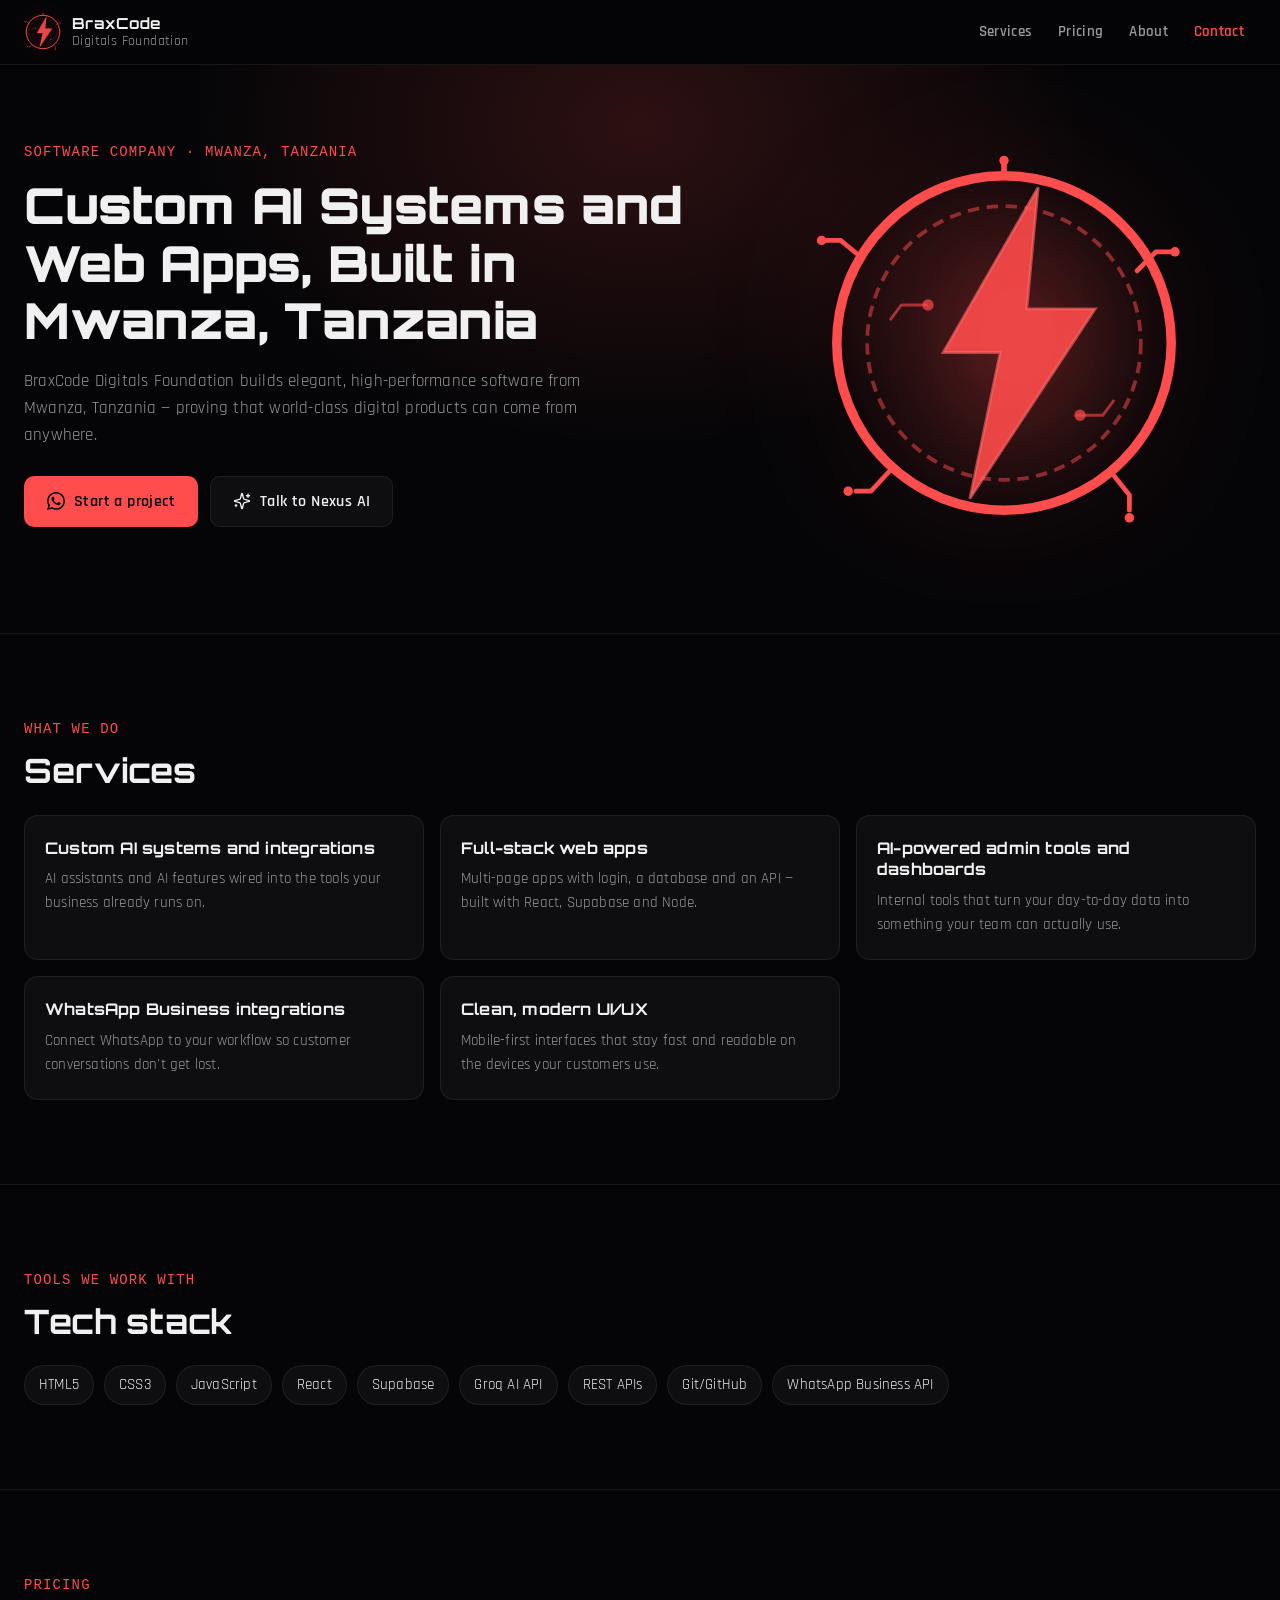
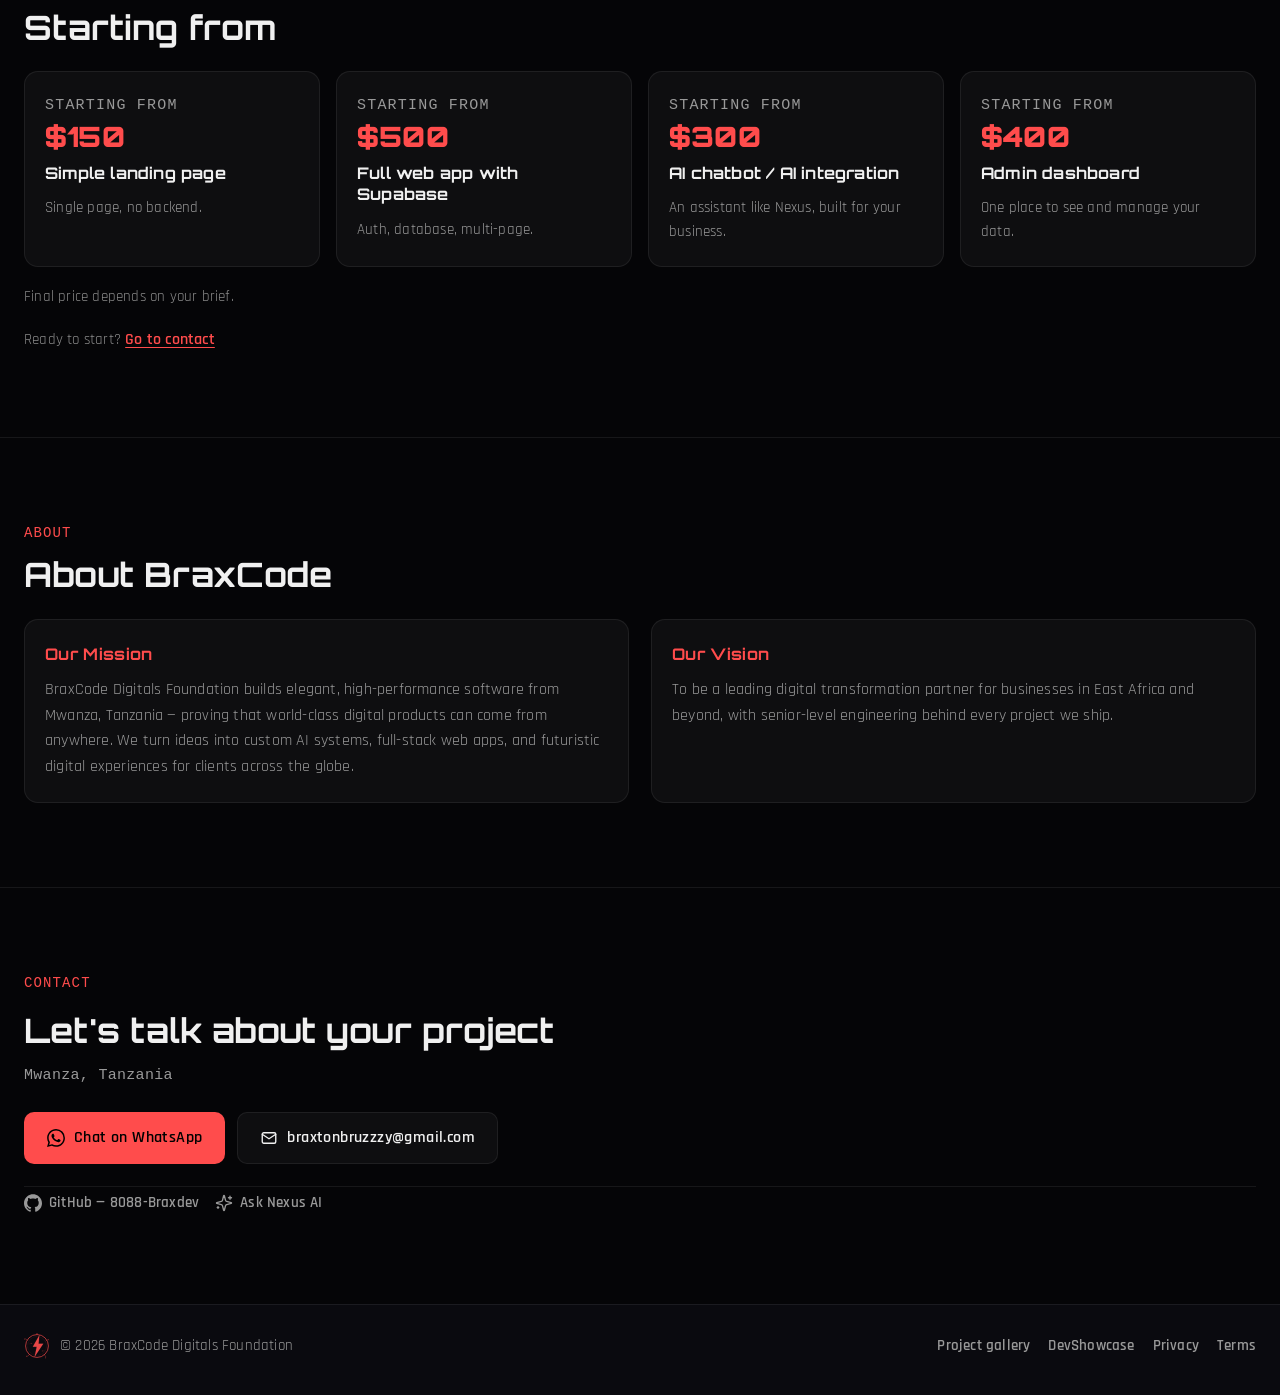
<file: index.html>
<!doctype html>
<html lang="en">

<head>
  <meta charset="UTF-8" />
  <meta name="viewport" content="width=device-width, initial-scale=1.0" />
  <meta name="color-scheme" content="dark" />
  <meta name="theme-color" content="#050507" />
  <title>BraxCode Digitals Foundation — Software Company in Mwanza, Tanzania</title>
  <!-- ===== SEO META TAGS ===== -->
  <meta name="description"
    content="BraxCode Digitals Foundation — Software company in Tanzania building AI systems, custom web apps, and digital solutions. Founded by Braxton Bruzzzy, Mwanza Tanzania." />
  <meta name="keywords"
    content="BraxCode Digitals Foundation, Braxton Bruzzzy, software company Tanzania, web development Tanzania, AI systems Africa, custom web apps Mwanza, software developer Tanzania, digital solutions East Africa" />
  <meta name="author" content="Braxton Bruzzzy" />
  <meta name="robots" content="index, follow" />
  <link rel="canonical" href="https://braxcode.com/" />

  <!-- ===== OPEN GRAPH (WhatsApp / Facebook preview) ===== -->
  <meta property="og:title" content="BraxCode Digitals Foundation" />
  <meta property="og:description"
    content="AI systems, custom web apps and digital solutions from Mwanza, Tanzania. Talk to Nexus AI now." />
  <meta property="og:url" content="https://braxcode.com/" />
  <meta property="og:type" content="website" />
  <meta property="og:site_name" content="BraxCode Digitals Foundation" />
  <meta property="og:locale" content="en_US" />
  <meta property="og:image" content="https://braxcode.com/BraxCode-Logo.png" />
  <meta property="og:image:width" content="778" />
  <meta property="og:image:height" content="767" />
  <meta property="og:image:alt" content="BraxCode Digitals Foundation logo: a coral lightning bolt inside a circuit ring" />

  <!-- ===== TWITTER CARD ===== -->
  <meta name="twitter:card" content="summary" />
  <meta name="twitter:title" content="BraxCode Digitals Foundation" />
  <meta name="twitter:description"
    content="AI systems, custom web apps and digital solutions from Mwanza, Tanzania." />
  <meta name="twitter:image" content="https://braxcode.com/BraxCode-Logo.png" />
  <meta name="twitter:image:alt" content="BraxCode Digitals Foundation logo" />

  <link rel="preconnect" href="https://fonts.googleapis.com" />
  <link rel="preconnect" href="https://fonts.gstatic.com" crossorigin />
  <link
    href="https://fonts.googleapis.com/css2?family=Orbitron:wght@700;900&amp;family=Rajdhani:wght@400;600;700&amp;display=swap"
    rel="stylesheet" />
  <link rel="icon" type="image/png" href="BraxCode-Logo.png" />
  <link rel="stylesheet" href="site.css" />

  <!-- ===== STRUCTURED DATA (Google rich results) ===== -->
  <script type="application/ld+json">
{
  "@context": "https://schema.org",
  "@graph": [
    {
      "@type": "Organization",
      "@id": "https://braxcode.com/#organization",
      "name": "BraxCode Digitals Foundation",
      "url": "https://braxcode.com",
      "logo": "https://braxcode.com/BraxCode-Logo.png",
      "founder": {
        "@type": "Person",
        "name": "Braxton Bruzzzy"
      },
      "address": {
        "@type": "PostalAddress",
        "addressLocality": "Mwanza",
        "addressCountry": "TZ"
      },
      "email": "braxtonbruzzzy@gmail.com",
      "description": "Software company in Tanzania specializing in AI systems, custom web applications, and digital transformation.",
      "contactPoint": {
        "@type": "ContactPoint",
        "telephone": "+255618811359",
        "contactType": "customer service"
      },
      "sameAs": [
        "https://github.com/8088-Braxdev",
        "https://devshowcase.braxcode.com"
      ]
    },
    {
      "@type": "WebSite",
      "@id": "https://braxcode.com/#website",
      "url": "https://braxcode.com",
      "name": "BraxCode Digitals Foundation",
      "inLanguage": "en",
      "publisher": {
        "@id": "https://braxcode.com/#organization"
      }
    },
    {
      "@type": "Service",
      "name": "Custom AI systems and integrations",
      "url": "https://braxcode.com/#services",
      "provider": { "@id": "https://braxcode.com/#organization" }
    },
    {
      "@type": "Service",
      "name": "Full-stack web apps (React, Supabase, Node)",
      "url": "https://braxcode.com/#services",
      "provider": { "@id": "https://braxcode.com/#organization" }
    },
    {
      "@type": "Service",
      "name": "AI-powered admin tools and dashboards",
      "url": "https://braxcode.com/#services",
      "provider": { "@id": "https://braxcode.com/#organization" }
    },
    {
      "@type": "Service",
      "name": "WhatsApp Business integrations",
      "url": "https://braxcode.com/#services",
      "provider": { "@id": "https://braxcode.com/#organization" }
    },
    {
      "@type": "Service",
      "name": "Clean, modern UI/UX",
      "url": "https://braxcode.com/#services",
      "provider": { "@id": "https://braxcode.com/#organization" }
    }
  ]
}
  </script>
  <script type="speculationrules">
  {
    "prefetch": [
      {
        "source": "list",
        "urls": ["/nexus.html", "/gallery.html"],
        "eagerness": "moderate"
      }
    ]
  }
  </script>
</head>

<body>
  <a class="skip-link" href="#main">Skip to content</a>

  <!-- Logo sprite: referenced by the header, hero and project cards -->
  <svg class="svg-sprite" width="0" height="0" aria-hidden="true" focusable="false">
    <symbol id="brax-logo" viewBox="0 0 200 200">
      <!-- Outer ring -->
      <circle cx="100" cy="100" r="88" fill="none" stroke="#ff4c4c" stroke-width="5" />
      <!-- Circuit breaks on ring -->
      <path d="M100 12 L100 4" stroke="#ff4c4c" stroke-width="3" stroke-linecap="round" />
      <circle cx="100" cy="4" r="2.5" fill="#ff4c4c" />
      <!-- Circuit arms -->
      <path d="M25 55 L14 46 L6 46" stroke="#ff4c4c" stroke-width="2.5" stroke-linecap="round" fill="none" />
      <circle cx="4" cy="46" r="2.5" fill="#ff4c4c" />
      <path d="M170 62 L180 52 L188 52" stroke="#ff4c4c" stroke-width="2.5" stroke-linecap="round" fill="none" />
      <circle cx="190" cy="52" r="2.5" fill="#ff4c4c" />
      <path d="M158 170 L166 180 L166 188" stroke="#ff4c4c" stroke-width="2.5" stroke-linecap="round" fill="none" />
      <circle cx="166" cy="192" r="2.5" fill="#ff4c4c" />
      <path d="M42 165 L30 178 L22 178" stroke="#ff4c4c" stroke-width="2.5" stroke-linecap="round" fill="none" />
      <circle cx="18" cy="178" r="2.5" fill="#ff4c4c" />
      <!-- Inner ring -->
      <circle cx="100" cy="100" r="72" fill="none" stroke="#ff4c4c" stroke-width="2" stroke-dasharray="6 4"
        opacity="0.5" />
      <!-- Lightning bolt -->
      <path d="M118 18 L68 105 L98 105 L82 182 L148 82 L112 82 Z" fill="#ff4c4c" opacity="0.9" />
      <path d="M118 18 L68 105 L98 105 L82 182 L148 82 L112 82 Z" fill="none" stroke="#ff6b6b" stroke-width="1.5"
        opacity="0.6" />
      <!-- Circuit dots -->
      <circle cx="140" cy="138" r="3" fill="#ff4c4c" opacity="0.7" />
      <circle cx="60" cy="80" r="3" fill="#ff4c4c" opacity="0.7" />
      <path d="M138 138 L152 138 L158 130" stroke="#ff4c4c" stroke-width="1.5" fill="none" opacity="0.6" />
      <path d="M60 80 L46 80 L40 88" stroke="#ff4c4c" stroke-width="1.5" fill="none" opacity="0.6" />
    </symbol>
  </svg>

  <header class="site-header">
    <div class="wrap header-inner">
      <a class="brand" href="/">
        <svg class="brand-logo" width="38" height="38" role="img" aria-label="BraxCode logo">
          <use href="#brax-logo"></use>
        </svg>
        <span class="brand-text">
          <span class="brand-name">BraxCode</span>
          <span class="brand-sub">Digitals Foundation</span>
        </span>
      </a>

      <button class="nav-toggle" type="button" aria-expanded="false" aria-controls="site-nav"
        aria-label="Open menu">
        <span class="nav-toggle-bars" aria-hidden="true">
          <span></span><span></span><span></span>
        </span>
      </button>

      <nav class="site-nav" id="site-nav" aria-label="Main">
        <a href="#services">Services</a>
        <a href="#projects" id="navProjects">Projects</a>
        <a href="#pricing">Pricing</a>
        <a href="#about">About</a>
        <a href="#contact">Contact</a>
      </nav>
    </div>
  </header>

  <noscript>
    <div class="wrap">
      <p class="noscript-note">
        JavaScript is turned off, so the project list and Nexus AI can't load here. You can still reach us on
        <a href="https://wa.me/255618811359" target="_blank" rel="noopener noreferrer">WhatsApp</a> or at
        <a href="mailto:braxtonbruzzzy@gmail.com">braxtonbruzzzy@gmail.com</a>.
      </p>
    </div>
  </noscript>

  <main id="main">
    <!-- ============ HERO ============ -->
    <section class="hero">
      <div class="wrap hero-inner">
        <div class="hero-copy">
          <p class="eyebrow">Software company · Mwanza, Tanzania</p>
          <h1>Custom AI Systems and Web Apps, Built in Mwanza, Tanzania</h1>
          <p class="hero-lead">
            BraxCode Digitals Foundation builds elegant, high-performance software from Mwanza, Tanzania — proving
            that world-class digital products can come from anywhere.
          </p>
          <div class="hero-actions">
            <a class="btn btn-primary" href="https://wa.me/255618811359" target="_blank" rel="noopener noreferrer">
              <svg class="icon" viewBox="0 0 24 24" fill="currentColor" aria-hidden="true">
                <path d="M17.472 14.382c-.297-.149-1.758-.867-2.03-.967-.273-.099-.471-.148-.67.15-.197.297-.767.966-.94 1.164-.173.199-.347.223-.644.075-.297-.15-1.255-.463-2.39-1.475-.883-.788-1.48-1.761-1.653-2.059-.173-.297-.018-.458.13-.606.134-.133.298-.347.446-.52.149-.174.198-.298.298-.497.099-.198.05-.371-.025-.52-.075-.149-.669-1.612-.916-2.207-.242-.579-.487-.5-.669-.51-.173-.008-.371-.01-.57-.01-.198 0-.52.074-.792.372-.272.297-1.04 1.016-1.04 2.479 0 1.462 1.065 2.875 1.213 3.074.149.198 2.096 3.2 5.077 4.487.709.306 1.262.489 1.694.625.712.227 1.36.195 1.871.118.571-.085 1.758-.719 2.006-1.413.248-.694.248-1.289.173-1.413-.074-.124-.272-.198-.57-.347m-5.421 7.403h-.004a9.87 9.87 0 01-5.031-1.378l-.361-.214-3.741.982.998-3.648-.235-.374a9.86 9.86 0 01-1.51-5.26c.001-5.45 4.436-9.884 9.888-9.884 2.64 0 5.122 1.03 6.988 2.898a9.825 9.825 0 012.893 6.994c-.003 5.45-4.437 9.884-9.885 9.884m8.413-18.297A11.815 11.815 0 0012.05 0C5.495 0 .16 5.335.157 11.892c0 2.096.547 4.142 1.588 5.945L.057 24l6.305-1.654a11.882 11.882 0 005.683 1.448h.005c6.554 0 11.89-5.335 11.893-11.893a11.821 11.821 0 00-3.48-8.413Z" />
              </svg>
              Start a project
            </a>
            <a class="btn btn-ghost" href="/nexus.html">
              <svg class="icon" viewBox="0 0 24 24" fill="none" stroke="currentColor" stroke-width="1.8"
                stroke-linecap="round" stroke-linejoin="round" aria-hidden="true">
                <path d="M9.937 15.5A2 2 0 0 0 8.5 14.063l-6.135-1.582a.5.5 0 0 1 0-.962L8.5 9.936A2 2 0 0 0 9.937 8.5l1.582-6.135a.5.5 0 0 1 .963 0L14.063 8.5A2 2 0 0 0 15.5 9.937l6.135 1.581a.5.5 0 0 1 0 .964L15.5 14.063a2 2 0 0 0-1.437 1.437l-1.582 6.135a.5.5 0 0 1-.963 0z" />
                <path d="M20 3v4M22 5h-4M4 17v2M5 18H3" />
              </svg>
              Talk to Nexus AI
            </a>
          </div>
        </div>
        <div class="hero-art" aria-hidden="true">
          <span class="hero-glow"></span>
          <svg class="hero-logo" viewBox="0 0 200 200">
            <use href="#brax-logo"></use>
          </svg>
        </div>
      </div>
    </section>

    <!-- ============ SERVICES ============ -->
    <section id="services" class="section" aria-labelledby="services-title">
      <div class="wrap">
        <p class="section-eyebrow">What we do</p>
        <h2 id="services-title">Services</h2>
        <ul class="card-grid">
          <li class="card">
            <h3>Custom AI systems and integrations</h3>
            <p>AI assistants and AI features wired into the tools your business already runs on.</p>
          </li>
          <li class="card">
            <h3>Full-stack web apps</h3>
            <p>Multi-page apps with login, a database and an API — built with React, Supabase and Node.</p>
          </li>
          <li class="card">
            <h3>AI-powered admin tools and dashboards</h3>
            <p>Internal tools that turn your day-to-day data into something your team can actually use.</p>
          </li>
          <li class="card">
            <h3>WhatsApp Business integrations</h3>
            <p>Connect WhatsApp to your workflow so customer conversations don't get lost.</p>
          </li>
          <li class="card">
            <h3>Clean, modern UI/UX</h3>
            <p>Mobile-first interfaces that stay fast and readable on the devices your customers use.</p>
          </li>
        </ul>
      </div>
    </section>

    <!-- ============ TECH STACK ============ -->
    <section id="stack" class="section" aria-labelledby="stack-title">
      <div class="wrap">
        <p class="section-eyebrow">Tools we work with</p>
        <h2 id="stack-title">Tech stack</h2>
        <ul class="chips">
          <li>HTML5</li>
          <li>CSS3</li>
          <li>JavaScript</li>
          <li>React</li>
          <li>Supabase</li>
          <li>Groq AI API</li>
          <li>REST APIs</li>
          <li>Git/GitHub</li>
          <li>WhatsApp Business API</li>
        </ul>
      </div>
    </section>

    <!-- ============ PROJECTS (loaded from Supabase) ============ -->
    <section id="projects" class="section" aria-labelledby="projects-title">
      <div class="wrap">
        <div class="section-head">
          <div>
            <p class="section-eyebrow">Latest work</p>
            <h2 id="projects-title">Projects</h2>
          </div>
          <a class="text-link" href="/gallery.html">View all projects</a>
        </div>
        <ul class="project-grid" id="projectGrid" aria-busy="true">
          <li class="project-card project-skeleton" aria-hidden="true">
            <div class="project-media skeleton-block"></div>
            <div class="project-body">
              <div class="skeleton-line skeleton-title"></div>
              <div class="skeleton-line"></div>
              <div class="skeleton-line"></div>
              <div class="skeleton-line skeleton-short"></div>
              <div class="skeleton-links"><span class="skeleton-pill"></span><span class="skeleton-pill"></span></div>
            </div>
          </li>
          <li class="project-card project-skeleton" aria-hidden="true">
            <div class="project-media skeleton-block"></div>
            <div class="project-body">
              <div class="skeleton-line skeleton-title"></div>
              <div class="skeleton-line"></div>
              <div class="skeleton-line"></div>
              <div class="skeleton-line skeleton-short"></div>
              <div class="skeleton-links"><span class="skeleton-pill"></span><span class="skeleton-pill"></span></div>
            </div>
          </li>
          <li class="project-card project-skeleton" aria-hidden="true">
            <div class="project-media skeleton-block"></div>
            <div class="project-body">
              <div class="skeleton-line skeleton-title"></div>
              <div class="skeleton-line"></div>
              <div class="skeleton-line"></div>
              <div class="skeleton-line skeleton-short"></div>
              <div class="skeleton-links"><span class="skeleton-pill"></span><span class="skeleton-pill"></span></div>
            </div>
          </li>
        </ul>
        <p class="sr-only" role="status" id="projectsStatus">Loading projects</p>
      </div>
    </section>

    <!-- ============ PRICING ============ -->
    <section id="pricing" class="section" aria-labelledby="pricing-title">
      <div class="wrap">
        <p class="section-eyebrow">Pricing</p>
        <h2 id="pricing-title">Starting from</h2>
        <ul class="card-grid">
          <li class="card price-card">
            <p class="price-label">Starting from</p>
            <p class="price">$150</p>
            <h3>Simple landing page</h3>
            <p>Single page, no backend.</p>
          </li>
          <li class="card price-card">
            <p class="price-label">Starting from</p>
            <p class="price">$500</p>
            <h3>Full web app with Supabase</h3>
            <p>Auth, database, multi-page.</p>
          </li>
          <li class="card price-card">
            <p class="price-label">Starting from</p>
            <p class="price">$300</p>
            <h3>AI chatbot / AI integration</h3>
            <p>An assistant like Nexus, built for your business.</p>
          </li>
          <li class="card price-card">
            <p class="price-label">Starting from</p>
            <p class="price">$400</p>
            <h3>Admin dashboard</h3>
            <p>One place to see and manage your data.</p>
          </li>
        </ul>
        <p class="fine-print">Final price depends on your brief.</p>
        <p class="fine-print">Ready to start? <a class="text-link" href="#contact">Go to contact</a></p>
      </div>
    </section>

    <!-- TODO: testimonials/case studies when real ones exist -->
    <!-- ============ ABOUT ============ -->
    <section id="about" class="section" aria-labelledby="about-title">
      <div class="wrap">
        <p class="section-eyebrow">About</p>
        <h2 id="about-title">About BraxCode</h2>
        <div class="about-grid">
          <article class="about-block">
            <h3>Our Mission</h3>
            <p>
              BraxCode Digitals Foundation builds elegant, high-performance software from Mwanza, Tanzania — proving
              that world-class digital products can come from anywhere. We turn ideas into custom AI systems,
              full-stack web apps, and futuristic digital experiences for clients across the globe.
            </p>
          </article>
          <article class="about-block">
            <h3>Our Vision</h3>
            <p>
              To be a leading digital transformation partner for businesses in East Africa and beyond, with senior-level
              engineering behind every project we ship.
            </p>
          </article>
        </div>
      </div>
    </section>

    <!-- ============ CONTACT ============ -->
    <section id="contact" class="section" aria-labelledby="contact-title">
      <div class="wrap contact-inner">
        <p class="section-eyebrow">Contact</p>
        <h2 id="contact-title">Let's talk about your project</h2>
        <p class="contact-loc">Mwanza, Tanzania</p>
        <div class="contact-actions">
          <a class="btn btn-primary" href="https://wa.me/255618811359" target="_blank" rel="noopener noreferrer">
            <svg class="icon" viewBox="0 0 24 24" fill="currentColor" aria-hidden="true">
              <path d="M17.472 14.382c-.297-.149-1.758-.867-2.03-.967-.273-.099-.471-.148-.67.15-.197.297-.767.966-.94 1.164-.173.199-.347.223-.644.075-.297-.15-1.255-.463-2.39-1.475-.883-.788-1.48-1.761-1.653-2.059-.173-.297-.018-.458.13-.606.134-.133.298-.347.446-.52.149-.174.198-.298.298-.497.099-.198.05-.371-.025-.52-.075-.149-.669-1.612-.916-2.207-.242-.579-.487-.5-.669-.51-.173-.008-.371-.01-.57-.01-.198 0-.52.074-.792.372-.272.297-1.04 1.016-1.04 2.479 0 1.462 1.065 2.875 1.213 3.074.149.198 2.096 3.2 5.077 4.487.709.306 1.262.489 1.694.625.712.227 1.36.195 1.871.118.571-.085 1.758-.719 2.006-1.413.248-.694.248-1.289.173-1.413-.074-.124-.272-.198-.57-.347m-5.421 7.403h-.004a9.87 9.87 0 01-5.031-1.378l-.361-.214-3.741.982.998-3.648-.235-.374a9.86 9.86 0 01-1.51-5.26c.001-5.45 4.436-9.884 9.888-9.884 2.64 0 5.122 1.03 6.988 2.898a9.825 9.825 0 012.893 6.994c-.003 5.45-4.437 9.884-9.885 9.884m8.413-18.297A11.815 11.815 0 0012.05 0C5.495 0 .16 5.335.157 11.892c0 2.096.547 4.142 1.588 5.945L.057 24l6.305-1.654a11.882 11.882 0 005.683 1.448h.005c6.554 0 11.89-5.335 11.893-11.893a11.821 11.821 0 00-3.48-8.413Z" />
            </svg>
            Chat on WhatsApp
          </a>
          <a class="btn btn-ghost" href="mailto:braxtonbruzzzy@gmail.com">
            <svg class="icon" viewBox="0 0 24 24" fill="none" stroke="currentColor" stroke-width="1.8"
              stroke-linecap="round" stroke-linejoin="round" aria-hidden="true">
              <rect x="3" y="5" width="18" height="14" rx="2" />
              <path d="m3 7 9 6 9-6" />
            </svg>
            braxtonbruzzzy@gmail.com
          </a>
        </div>
        <ul class="contact-links">
          <li>
            <a href="https://github.com/8088-Braxdev" target="_blank" rel="noopener noreferrer">
              <svg class="icon" viewBox="0 0 24 24" fill="currentColor" aria-hidden="true">
                <path d="M12 .297c-6.63 0-12 5.373-12 12 0 5.303 3.438 9.8 8.205 11.385.6.113.82-.258.82-.577 0-.285-.01-1.04-.015-2.04-3.338.724-4.042-1.61-4.042-1.61C4.422 18.07 3.633 17.7 3.633 17.7c-1.087-.744.084-.729.084-.729 1.205.084 1.838 1.236 1.838 1.236 1.07 1.835 2.809 1.305 3.495.998.108-.776.417-1.305.76-1.605-2.665-.3-5.466-1.332-5.466-5.93 0-1.31.465-2.38 1.235-3.22-.135-.303-.54-1.523.105-3.176 0 0 1.005-.322 3.3 1.23.96-.267 1.98-.399 3-.405 1.02.006 2.04.138 3 .405 2.28-1.552 3.285-1.23 3.285-1.23.645 1.653.24 2.873.12 3.176.765.84 1.23 1.91 1.23 3.22 0 4.61-2.805 5.625-5.475 5.92.42.36.81 1.096.81 2.22 0 1.606-.015 2.896-.015 3.286 0 .315.21.69.825.57C20.565 22.092 24 17.592 24 12.297c0-6.627-5.373-12-12-12" />
              </svg>
              GitHub — 8088-Braxdev
            </a>
          </li>
          <li>
            <a href="/nexus.html">
              <svg class="icon" viewBox="0 0 24 24" fill="none" stroke="currentColor" stroke-width="1.8"
                stroke-linecap="round" stroke-linejoin="round" aria-hidden="true">
                <path d="M9.937 15.5A2 2 0 0 0 8.5 14.063l-6.135-1.582a.5.5 0 0 1 0-.962L8.5 9.936A2 2 0 0 0 9.937 8.5l1.582-6.135a.5.5 0 0 1 .963 0L14.063 8.5A2 2 0 0 0 15.5 9.937l6.135 1.581a.5.5 0 0 1 0 .964L15.5 14.063a2 2 0 0 0-1.437 1.437l-1.582 6.135a.5.5 0 0 1-.963 0z" />
                <path d="M20 3v4M22 5h-4M4 17v2M5 18H3" />
              </svg>
              Ask Nexus AI
            </a>
          </li>
        </ul>
      </div>
    </section>
  </main>

  <footer class="site-footer">
    <div class="wrap footer-inner">
      <div class="footer-brand">
        <svg width="26" height="26" aria-hidden="true">
          <use href="#brax-logo"></use>
        </svg>
        <span>© 2026 BraxCode Digitals Foundation</span>
      </div>
      <nav class="footer-nav" aria-label="Footer">
        <a href="/gallery.html">Project gallery</a>
        <a href="https://devshowcase.braxcode.com" target="_blank" rel="noopener noreferrer">DevShowcase</a>
        <a href="/privacy.html">Privacy</a>
        <a href="/terms.html">Terms</a>
      </nav>
    </div>
  </footer>

  <script src="home.js" defer></script>
</body>

</html>
</file>
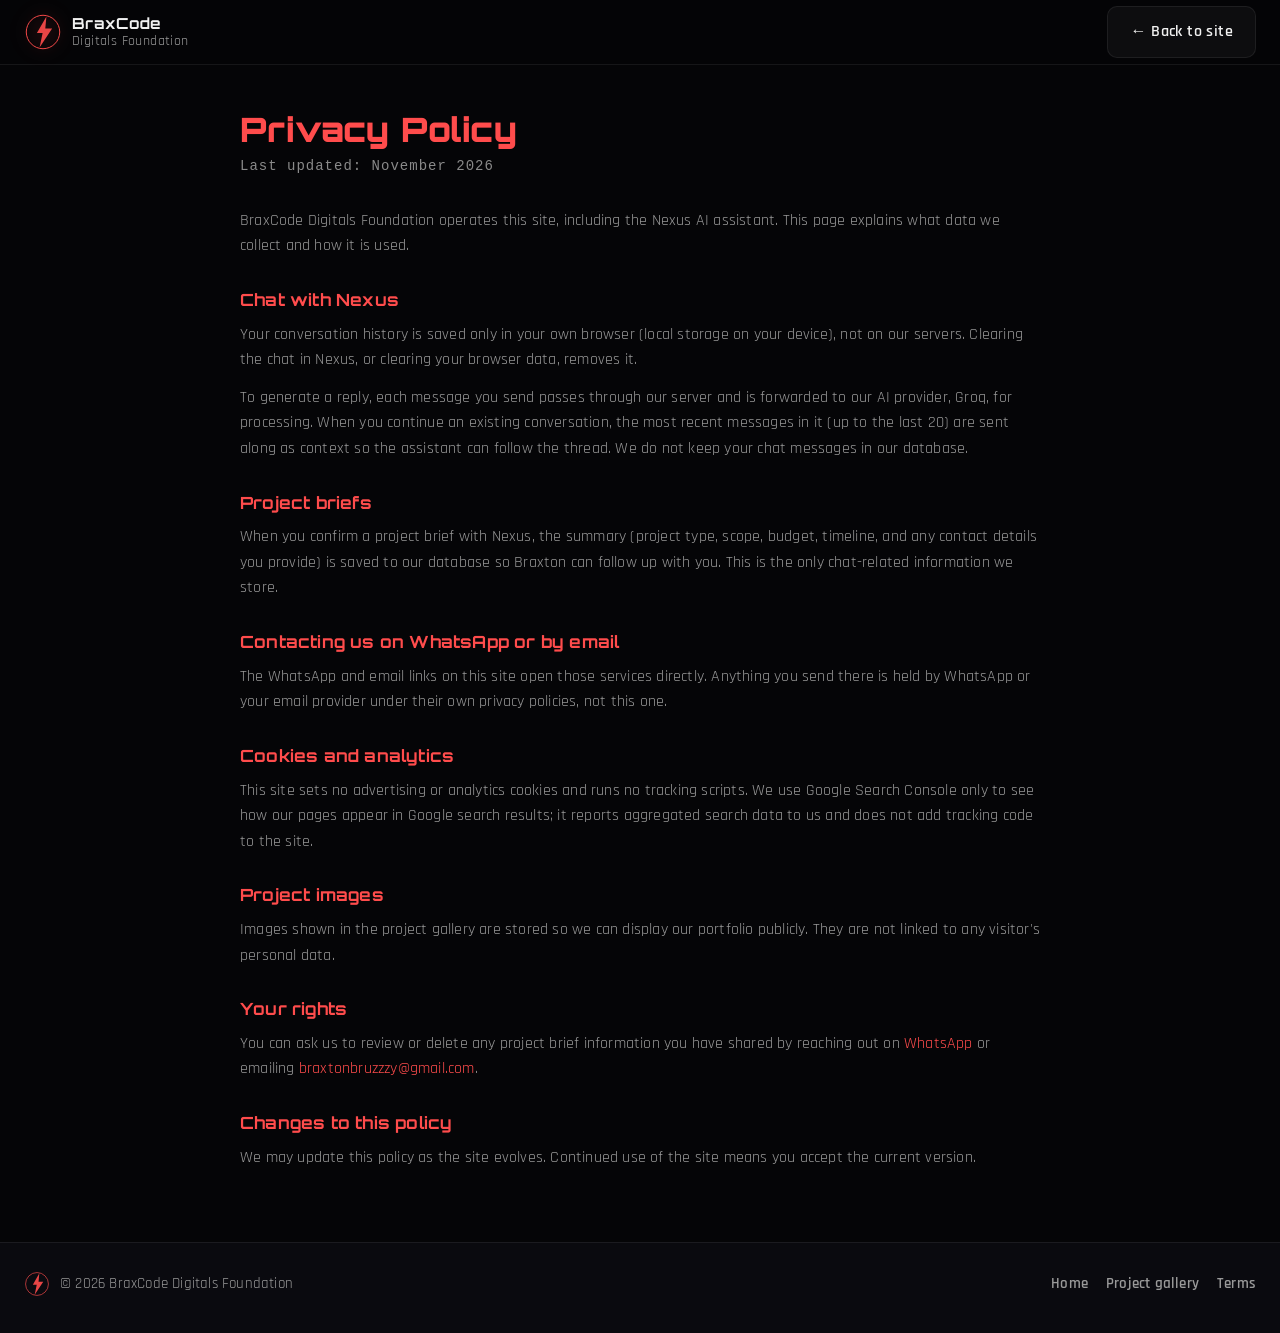
<file: privacy.html>
<!doctype html>
<html lang="en">

<head>
  <meta charset="UTF-8" />
  <meta name="viewport" content="width=device-width, initial-scale=1.0" />
  <meta name="color-scheme" content="dark" />
  <meta name="theme-color" content="#050507" />
  <title>Privacy Policy — BraxCode Digitals Foundation</title>
  <meta name="description"
    content="How BraxCode Digitals Foundation handles data on braxcode.com: Nexus AI chat, project briefs, WhatsApp contact and your rights." />
  <link rel="canonical" href="https://braxcode.com/privacy.html" />
  <meta name="robots" content="index, follow" />
  <meta property="og:title" content="Privacy Policy — BraxCode Digitals Foundation" />
  <meta property="og:description"
    content="What braxcode.com collects, where Nexus AI conversations are stored, and how to have your data removed." />
  <meta property="og:url" content="https://braxcode.com/privacy.html" />
  <meta property="og:type" content="website" />
  <meta property="og:site_name" content="BraxCode Digitals Foundation" />
  <meta property="og:locale" content="en_US" />
  <meta property="og:image" content="https://braxcode.com/BraxCode-Logo.png" />
  <meta name="twitter:card" content="summary" />
  <meta name="twitter:title" content="Privacy Policy — BraxCode Digitals Foundation" />
  <meta name="twitter:description"
    content="What braxcode.com collects, where Nexus AI conversations are stored, and how to have your data removed." />
  <meta name="twitter:image" content="https://braxcode.com/BraxCode-Logo.png" />
  <meta name="theme-color" content="#050507" />
  <link rel="preconnect" href="https://fonts.gstatic.com" crossorigin />
  <link
    href="https://fonts.googleapis.com/css2?family=Orbitron:wght@500;700;800&amp;family=Rajdhani:wght@400;500;600;700&amp;display=swap"
    rel="stylesheet" />
  <link rel="icon" type="image/png" href="BraxCode-Logo.png" />
  <link rel="stylesheet" href="site.css" />
</head>

<body>
  <a class="skip-link" href="#main">Skip to content</a>

  <header class="site-header">
    <div class="wrap header-inner">
      <a class="brand" href="/">
        <svg class="brand-logo" width="38" height="38" viewBox="0 0 200 200" role="img"
          aria-label="BraxCode logo">
          <circle cx="100" cy="100" r="88" fill="none" stroke="#ff4c4c" stroke-width="5" />
          <path d="M118 18 L68 105 L98 105 L82 182 L148 82 L112 82 Z" fill="#ff4c4c" opacity="0.9" />
        </svg>
        <span class="brand-text">
          <span class="brand-name">BraxCode</span>
          <span class="brand-sub">Digitals Foundation</span>
        </span>
      </a>
      <a class="btn btn-ghost btn-sm" href="/">← Back to site</a>
    </div>
  </header>

  <main id="main" class="wrap">
    <article class="legal">
      <h1>Privacy Policy</h1>
      <p class="updated">Last updated: November 2026</p>

      <p>BraxCode Digitals Foundation operates this site, including the Nexus AI assistant. This page explains what
        data we collect and how it is used.</p>

      <h2>Chat with Nexus</h2>
      <p>Your conversation history is saved only in your own browser (local storage on your device), not on our
        servers. Clearing the chat in Nexus, or clearing your browser data, removes it.</p>
      <p>To generate a reply, each message you send passes through our server and is forwarded to our AI provider,
        Groq, for processing. When you continue an existing conversation, the most recent messages in it (up to the
        last 20) are sent along as context so the assistant can follow the thread. We do not keep your chat messages
        in our database.</p>

      <h2>Project briefs</h2>
      <p>When you confirm a project brief with Nexus, the summary (project type, scope, budget, timeline, and any
        contact details you provide) is saved to our database so Braxton can follow up with you. This is the only
        chat-related information we store.</p>

      <h2>Contacting us on WhatsApp or by email</h2>
      <p>The WhatsApp and email links on this site open those services directly. Anything you send there is held by
        WhatsApp or your email provider under their own privacy policies, not this one.</p>

      <h2>Cookies and analytics</h2>
      <p>This site sets no advertising or analytics cookies and runs no tracking scripts. We use Google Search Console
        only to see how our pages appear in Google search results; it reports aggregated search data to us and does
        not add tracking code to the site.</p>

      <h2>Project images</h2>
      <p>Images shown in the project gallery are stored so we can display our portfolio publicly. They are not linked
        to any visitor's personal data.</p>

      <h2>Your rights</h2>
      <p>You can ask us to review or delete any project brief information you have shared by reaching out on
        <a href="https://wa.me/255618811359" target="_blank" rel="noopener">WhatsApp</a> or emailing
        <a href="mailto:braxtonbruzzzy@gmail.com">braxtonbruzzzy@gmail.com</a>.
      </p>

      <h2>Changes to this policy</h2>
      <p>We may update this policy as the site evolves. Continued use of the site means you accept the current
        version.</p>

    </article>
  </main>

  <footer class="site-footer">
    <div class="wrap footer-inner">
      <div class="footer-brand">
        <svg width="26" height="26" viewBox="0 0 200 200" aria-hidden="true">
          <circle cx="100" cy="100" r="88" fill="none" stroke="#ff4c4c" stroke-width="5" />
          <path d="M118 18 L68 105 L98 105 L82 182 L148 82 L112 82 Z" fill="#ff4c4c" opacity="0.9" />
        </svg>
        <span>© 2026 BraxCode Digitals Foundation</span>
      </div>
      <nav class="footer-nav" aria-label="Footer">
        <a href="/">Home</a>
        <a href="/gallery.html">Project gallery</a>
        <a href="/terms.html">Terms</a>
      </nav>
    </div>
  </footer>
</body>

</html>
</file>
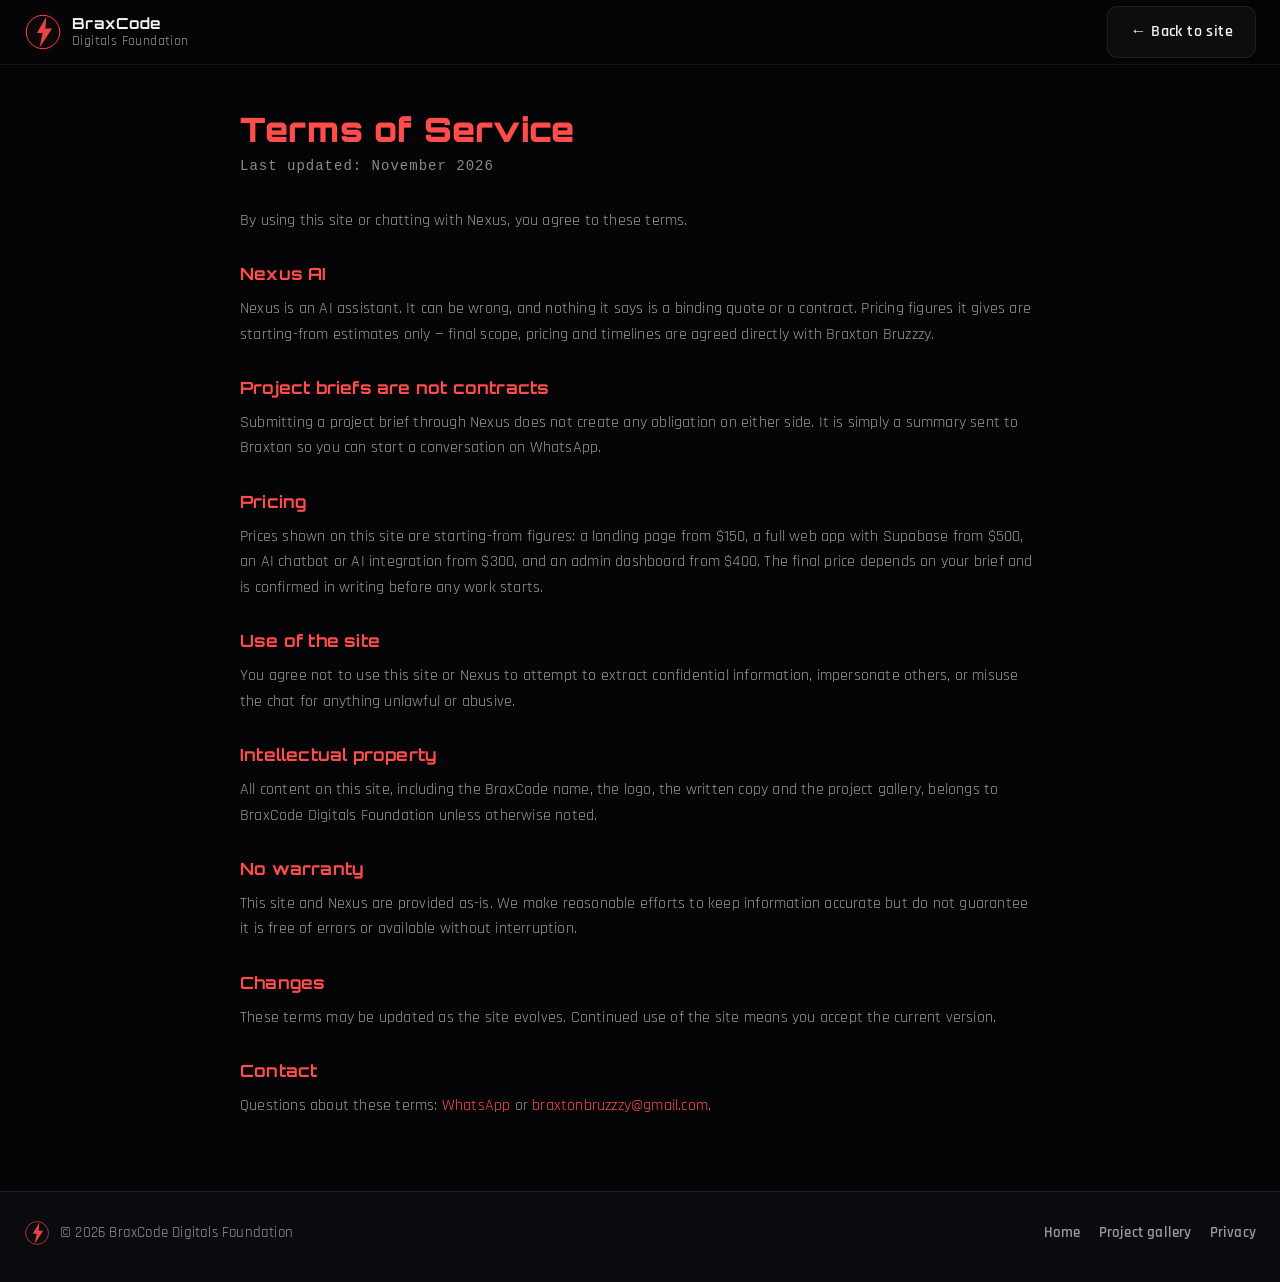
<file: terms.html>
<!doctype html>
<html lang="en">

<head>
  <meta charset="UTF-8" />
  <meta name="viewport" content="width=device-width, initial-scale=1.0" />
  <meta name="color-scheme" content="dark" />
  <meta name="theme-color" content="#050507" />
  <title>Terms of Service — BraxCode Digitals Foundation</title>
  <meta name="description"
    content="Terms of service for braxcode.com and the Nexus AI assistant from BraxCode Digitals Foundation." />
  <link rel="canonical" href="https://braxcode.com/terms.html" />
  <meta name="robots" content="index, follow" />
  <meta property="og:title" content="Terms of Service — BraxCode Digitals Foundation" />
  <meta property="og:description"
    content="Terms for using braxcode.com and the Nexus AI assistant from BraxCode Digitals Foundation." />
  <meta property="og:url" content="https://braxcode.com/terms.html" />
  <meta property="og:type" content="website" />
  <meta property="og:site_name" content="BraxCode Digitals Foundation" />
  <meta property="og:locale" content="en_US" />
  <meta property="og:image" content="https://braxcode.com/BraxCode-Logo.png" />
  <meta name="twitter:card" content="summary" />
  <meta name="twitter:title" content="Terms of Service — BraxCode Digitals Foundation" />
  <meta name="twitter:description"
    content="Terms for using braxcode.com and the Nexus AI assistant from BraxCode Digitals Foundation." />
  <meta name="twitter:image" content="https://braxcode.com/BraxCode-Logo.png" />
  <meta name="theme-color" content="#050507" />
  <link rel="preconnect" href="https://fonts.gstatic.com" crossorigin />
  <link
    href="https://fonts.googleapis.com/css2?family=Orbitron:wght@500;700;800&amp;family=Rajdhani:wght@400;500;600;700&amp;display=swap"
    rel="stylesheet" />
  <link rel="icon" type="image/png" href="BraxCode-Logo.png" />
  <link rel="stylesheet" href="site.css" />
</head>

<body>
  <a class="skip-link" href="#main">Skip to content</a>

  <header class="site-header">
    <div class="wrap header-inner">
      <a class="brand" href="/">
        <svg class="brand-logo" width="38" height="38" viewBox="0 0 200 200" role="img"
          aria-label="BraxCode logo">
          <circle cx="100" cy="100" r="88" fill="none" stroke="#ff4c4c" stroke-width="5" />
          <path d="M118 18 L68 105 L98 105 L82 182 L148 82 L112 82 Z" fill="#ff4c4c" opacity="0.9" />
        </svg>
        <span class="brand-text">
          <span class="brand-name">BraxCode</span>
          <span class="brand-sub">Digitals Foundation</span>
        </span>
      </a>
      <a class="btn btn-ghost btn-sm" href="/">← Back to site</a>
    </div>
  </header>

  <main id="main" class="wrap">
    <article class="legal">
      <h1>Terms of Service</h1>
      <p class="updated">Last updated: November 2026</p>

      <p>By using this site or chatting with Nexus, you agree to these terms.</p>

      <h2>Nexus AI</h2>
      <p>Nexus is an AI assistant. It can be wrong, and nothing it says is a binding quote or a contract. Pricing
        figures it gives are starting-from estimates only — final scope, pricing and timelines are agreed directly
        with Braxton Bruzzzy.</p>

      <h2>Project briefs are not contracts</h2>
      <p>Submitting a project brief through Nexus does not create any obligation on either side. It is simply a
        summary sent to Braxton so you can start a conversation on WhatsApp.</p>

      <h2>Pricing</h2>
      <p>Prices shown on this site are starting-from figures: a landing page from $150, a full web app with Supabase
        from $500, an AI chatbot or AI integration from $300, and an admin dashboard from $400. The final price
        depends on your brief and is confirmed in writing before any work starts.</p>

      <h2>Use of the site</h2>
      <p>You agree not to use this site or Nexus to attempt to extract confidential information, impersonate others,
        or misuse the chat for anything unlawful or abusive.</p>

      <h2>Intellectual property</h2>
      <p>All content on this site, including the BraxCode name, the logo, the written copy and the project gallery,
        belongs to BraxCode Digitals Foundation unless otherwise noted.</p>

      <h2>No warranty</h2>
      <p>This site and Nexus are provided as-is. We make reasonable efforts to keep information accurate but do not
        guarantee it is free of errors or available without interruption.</p>

      <h2>Changes</h2>
      <p>These terms may be updated as the site evolves. Continued use of the site means you accept the current
        version.</p>

      <h2>Contact</h2>
      <p>Questions about these terms:
        <a href="https://wa.me/255618811359" target="_blank" rel="noopener">WhatsApp</a> or
        <a href="mailto:braxtonbruzzzy@gmail.com">braxtonbruzzzy@gmail.com</a>.
      </p>

    </article>
  </main>

  <footer class="site-footer">
    <div class="wrap footer-inner">
      <div class="footer-brand">
        <svg width="26" height="26" viewBox="0 0 200 200" aria-hidden="true">
          <circle cx="100" cy="100" r="88" fill="none" stroke="#ff4c4c" stroke-width="5" />
          <path d="M118 18 L68 105 L98 105 L82 182 L148 82 L112 82 Z" fill="#ff4c4c" opacity="0.9" />
        </svg>
        <span>© 2026 BraxCode Digitals Foundation</span>
      </div>
      <nav class="footer-nav" aria-label="Footer">
        <a href="/">Home</a>
        <a href="/gallery.html">Project gallery</a>
        <a href="/privacy.html">Privacy</a>
      </nav>
    </div>
  </footer>
</body>

</html>
</file>
<file: site.css>
/* BraxCode Digitals Foundation — homepage styles.
   Mobile-first. Reuses the palette and fonts already defined in the chat app. */

:root {
  --bg: #050507;
  --bg2: #0a0a0f;
  --bg3: #0f0f18;
  --coral: #ff4c4c;
  --coral2: #ff6b6b;
  --coral-dim: rgba(255, 76, 76, 0.12);
  --coral-glow: rgba(255, 76, 76, 0.35);
  --glass: rgba(255, 255, 255, 0.04);
  --glass2: rgba(255, 255, 255, 0.07);
  --border: rgba(255, 255, 255, 0.07);
  --border2: rgba(255, 76, 76, 0.25);
  --text: #f0f0f0;
  --text2: #999;
  --text3: #8a8a8a;
  --font-h: "Orbitron", sans-serif;
  --font-b: "Rajdhani", sans-serif;
  --font-c: ui-monospace, SFMono-Regular, Menlo, Consolas, monospace;
}

*,
*::before,
*::after {
  box-sizing: border-box;
  margin: 0;
  padding: 0;
}

html {
  background: #050507;
  -webkit-text-size-adjust: 100%;
}

@media (prefers-reduced-motion: no-preference) {
  html {
    scroll-behavior: smooth;
    scroll-padding-top: 92px;
  }
}

body {
  background: var(--bg);
  color: var(--text);
  font-family: var(--font-b);
  font-size: 1rem;
  line-height: 1.6;
  letter-spacing: 0.2px;
  overflow-x: hidden;
}

img {
  display: block;
  max-width: 100%;
}

a {
  color: var(--coral);
  text-decoration: none;
}

a:hover {
  text-decoration: none;
}

.text-link {
  text-decoration: underline;
  text-underline-offset: 3px;
  text-decoration-thickness: 1px;
}

[hidden] {
  display: none !important;
}

:focus-visible {
  outline: 2px solid var(--coral);
  outline-offset: 3px;
  border-radius: 4px;
}

.svg-sprite {
  position: absolute;
  width: 0;
  height: 0;
  overflow: hidden;
}

.wrap {
  width: 100%;
  max-width: 1320px;
  margin: 0 auto;
  padding: 0 20px;
}

.icon {
  width: 18px;
  height: 18px;
  flex: 0 0 auto;
}

/* ===== SKIP LINK ===== */
.skip-link {
  position: absolute;
  top: -70px;
  left: 12px;
  z-index: 200;
  padding: 10px 16px;
  background: var(--coral);
  color: #000;
  border-radius: 8px;
  font-weight: 600;
  transition: top 0.2s ease;
}

.skip-link:focus {
  top: 12px;
  text-decoration: none;
}

/* ===== HEADER ===== */
.site-header {
  position: sticky;
  top: 0;
  z-index: 60;
  background: rgba(5, 5, 7, 0.88);
  backdrop-filter: blur(14px);
  border-bottom: 1px solid var(--border);
}

.header-inner {
  display: flex;
  align-items: center;
  justify-content: space-between;
  gap: 12px;
  min-height: 64px;
  padding-top: 10px;
  padding-bottom: 10px;
}

.brand {
  display: flex;
  align-items: center;
  gap: 10px;
  color: var(--text);
  text-decoration: none;
}

.brand:hover {
  text-decoration: none;
}

.brand-logo {
  flex: 0 0 auto;
  filter: drop-shadow(0 0 10px var(--coral-glow));
  transition: transform 0.4s cubic-bezier(0.2, 0.7, 0.3, 1), filter 0.4s ease;
}

.brand:hover .brand-logo {
  transform: rotate(-8deg) scale(1.07);
  filter: drop-shadow(0 0 18px var(--coral-glow));
}

.brand-text {
  display: flex;
  flex-direction: column;
  line-height: 1.15;
}

.brand-name {
  font-family: var(--font-h);
  font-weight: 700;
  font-size: 0.95rem;
  letter-spacing: 0.02em;
}

.brand-sub {
  font-size: 0.875rem;
  color: var(--text2);
  letter-spacing: 0.4px;
}

.nav-toggle {
  transition: background 0.2s ease, border-color 0.2s ease, transform 0.15s ease;
  display: inline-flex;
  align-items: center;
  justify-content: center;
  width: 44px;
  height: 44px;
  flex: 0 0 auto;
  background: var(--glass);
  border: 1px solid var(--border);
  border-radius: 10px;
  color: var(--text);
  cursor: pointer;
}

.nav-toggle-bars {
  display: flex;
  flex-direction: column;
  gap: 4px;
}

.nav-toggle:hover {
  border-color: var(--border2);
}

.nav-toggle:active {
  transform: scale(0.94);
}

.nav-toggle-bars span {
  display: block;
  width: 18px;
  height: 2px;
  background: currentColor;
  border-radius: 2px;
  transition: transform 0.2s ease, opacity 0.2s ease;
}

.nav-toggle[aria-expanded="true"] .nav-toggle-bars span:nth-child(1) {
  transform: translateY(6px) rotate(45deg);
}

.nav-toggle[aria-expanded="true"] .nav-toggle-bars span:nth-child(2) {
  opacity: 0;
}

.nav-toggle[aria-expanded="true"] .nav-toggle-bars span:nth-child(3) {
  transform: translateY(-6px) rotate(-45deg);
}

.site-nav {
  position: absolute;
  left: 0;
  right: 0;
  top: 100%;
  display: none;
  flex-direction: column;
  gap: 2px;
  padding: 10px 20px 20px;
  background: var(--bg2);
  border-bottom: 1px solid var(--border);
  box-shadow: 0 24px 40px rgba(0, 0, 0, 0.55);
}

.site-nav.open {
  display: flex;
}

.site-nav > a:not(.btn) {
  padding: 12px 8px;
  color: var(--text);
  font-size: 1rem;
  font-weight: 600;
  letter-spacing: 0.02em;
  border-radius: 8px;
  min-height: 44px;
  display: inline-flex;
  align-items: center;
}

.site-nav > a:not(.btn):hover {
  background: var(--glass);
  color: var(--coral);
  text-decoration: none;
}


/* ===== BUTTONS ===== */
.btn {
  display: inline-flex;
  align-items: center;
  justify-content: center;
  gap: 9px;
  min-height: 48px;
  max-width: 100%;
  padding: 12px 22px;
  border: 1px solid transparent;
  border-radius: 10px;
  font-family: var(--font-b);
  font-size: 1rem;
  font-weight: 600;
  letter-spacing: 0.4px;
  text-align: center;
  overflow-wrap: anywhere;
  cursor: pointer;
  transition: background 0.2s ease, border-color 0.2s ease, box-shadow 0.2s ease, transform 0.15s ease;
}

.btn:hover {
  text-decoration: none;
}

.btn-primary {
  background: var(--coral);
  color: #000;
}

.btn-primary:hover {
  background: var(--coral2);
  box-shadow: 0 8px 28px rgba(255, 76, 76, 0.28);
  transform: translateY(-2px);
}

.btn-ghost {
  background: var(--glass);
  border-color: var(--border);
  color: var(--text);
}

.btn-ghost:hover {
  background: var(--glass2);
  border-color: var(--border2);
  transform: translateY(-2px);
}

.btn:active {
  transform: translateY(0);
}



.text-link {
  display: inline-flex;
  align-items: center;
  gap: 8px;
  font-size: 1rem;
  font-weight: 600;
  color: var(--coral);
}

.text-link .icon {
  transition: transform 0.3s ease;
}

.text-link:hover {
  text-decoration: none;
}

.text-link:hover .icon {
  transform: rotate(12deg) scale(1.12);
}

/* ===== HERO ===== */
.hero {
  position: relative;
  padding: 40px 0 48px;
  overflow: hidden;
}

.hero::before {
  content: "";
  position: absolute;
  left: 50%;
  top: -260px;
  width: 900px;
  height: 640px;
  transform: translateX(-50%);
  background: radial-gradient(closest-side, rgba(255, 76, 76, 0.16), transparent);
  pointer-events: none;
}

.hero-inner {
  position: relative;
  display: grid;
  gap: 30px;
}

/* Small entrance for the hero copy — no scroll library needed. */
.hero-copy > * {
  animation: rise-in 0.65s cubic-bezier(0.2, 0.7, 0.3, 1) both;
}

.hero-copy > *:nth-child(2) {
  animation-delay: 0.07s;
}

.hero-copy > *:nth-child(3) {
  animation-delay: 0.14s;
}

.hero-copy > *:nth-child(4) {
  animation-delay: 0.21s;
}

.hero-copy > *:nth-child(5) {
  animation-delay: 0.28s;
}

@keyframes rise-in {
  from {
    opacity: 0;
    transform: translateY(14px);
  }

  to {
    opacity: 1;
    transform: none;
  }
}

.eyebrow {
  margin-bottom: 14px;
  font-family: var(--font-c);
  font-size: 0.875rem;
  letter-spacing: 0.08em;
  text-transform: uppercase;
  color: var(--coral);
}

.hero h1 {
  margin-bottom: 18px;
  font-family: var(--font-h);
  font-weight: 900;
  font-size: clamp(1.65rem, 7.2vw, 3.1rem);
  line-height: 1.16;
  letter-spacing: -0.2px;
}

.hero-lead {
  max-width: 34em;
  margin-bottom: 26px;
  font-size: 1.0625rem;
  color: var(--text2);
}

.hero-actions {
  display: flex;
  flex-wrap: wrap;
  gap: 12px;
  margin-bottom: 18px;
}

.hero-actions .btn {
  flex: 1 1 190px;
}

.hero-art {
  display: none;
}

.hero-glow {
  position: absolute;
  left: 50%;
  top: 50%;
  width: 70%;
  aspect-ratio: 1;
  transform: translate(-50%, -50%);
  border-radius: 50%;
  background: radial-gradient(closest-side, rgba(255, 76, 76, 0.22), transparent);
  pointer-events: none;
}

/* Only a slow vertical float: no rotation, no breathing glow. */
@keyframes logo-float {
  0%,
  100% {
    transform: translateY(0);
  }

  50% {
    transform: translateY(-6px);
  }
}

/* ===== SECTIONS ===== */
.section {
  padding: 52px 0;
  border-top: 1px solid var(--border);
  scroll-margin-top: 76px;
}

.section-eyebrow {
  margin-bottom: 10px;
  font-family: var(--font-c);
  font-size: 0.875rem;
  letter-spacing: 0.08em;
  text-transform: uppercase;
  color: var(--coral);
}

.section h2 {
  margin-bottom: 24px;
  font-family: var(--font-h);
  font-weight: 700;
  font-size: clamp(1.5rem, 5vw, 2.1rem);
  line-height: 1.2;
}

.section-head {
  display: flex;
  flex-wrap: wrap;
  align-items: flex-end;
  justify-content: space-between;
  gap: 12px;
  margin-bottom: 26px;
}

.section-head h2 {
  margin-bottom: 0;
}

/* ===== CARDS ===== */
.card-grid {
  list-style: none;
  display: grid;
  gap: 16px;
  grid-template-columns: 1fr;
}

.card {
  padding: 22px 20px;
  background: var(--glass);
  border: 1px solid var(--border);
  border-radius: 14px;
  transition: border-color 0.2s ease, background 0.2s ease, transform 0.2s ease;
}

.card:hover {
  background: var(--glass2);
  border-color: var(--border2);
  transform: translateY(-2px);
}

.card h3 {
  margin-bottom: 8px;
  font-family: var(--font-h);
  font-weight: 700;
  font-size: 1rem;
  line-height: 1.35;
  letter-spacing: 0.2px;
}

.card p {
  font-size: 0.9375rem;
  color: var(--text2);
}

/* ===== TECH STACK ===== */
.chips {
  list-style: none;
  display: flex;
  flex-wrap: wrap;
  gap: 10px;
}

.chips li {
  padding: 7px 14px;
  background: var(--glass);
  border: 1px solid var(--border);
  border-radius: 999px;
  font-size: 0.9375rem;
}

/* ===== PROJECTS ===== */
.project-grid {
  list-style: none;
  display: grid;
  gap: 18px;
  grid-template-columns: 1fr;
}

.project-card {
  display: flex;
  flex-direction: column;
  align-items: stretch;
  background: var(--glass);
  border: 1px solid var(--border);
  border-radius: 16px;
  overflow: hidden;
  transition: border-color 0.2s ease, transform 0.2s ease;
}

.project-card:hover {
  border-color: var(--border2);
  transform: translateY(-3px);
}

.project-media {
  aspect-ratio: 16 / 9;
  background: var(--bg3);
  overflow: hidden;
}

.project-media img {
  width: 100%;
  height: 100%;
  object-fit: cover;
}

.project-body {
  display: flex;
  flex: 1;
  flex-direction: column;
  gap: 10px;
  padding: 18px;
}

.project-body h3 {
  font-family: var(--font-h);
  font-weight: 700;
  font-size: 1rem;
  line-height: 1.35;
  display: -webkit-box;
  -webkit-line-clamp: 2;
  -webkit-box-orient: vertical;
  overflow: hidden;
}

.project-desc {
  font-size: 0.9375rem;
  color: var(--text2);
  display: -webkit-box;
  -webkit-line-clamp: 3;
  -webkit-box-orient: vertical;
  overflow: hidden;
  line-clamp: 3;
}

.project-tags {
  list-style: none;
  display: flex;
  flex-wrap: wrap;
  gap: 6px;
}

.project-tags li {
  padding: 3px 10px;
  border: 1px solid var(--border2);
  border-radius: 999px;
  font-family: var(--font-c);
  font-size: 0.875rem;
  color: var(--coral);
}

.project-links {
  display: flex;
  flex-wrap: wrap;
  gap: 16px;
  margin-top: auto;
  padding-top: 4px;
}

.project-links a {
  display: inline-flex;
  align-items: center;
  gap: 6px;
  font-size: 0.9375rem;
  font-weight: 600;
}

/* ===== SKELETONS ===== */
.sr-only {
  position: absolute;
  width: 1px;
  height: 1px;
  padding: 0;
  margin: -1px;
  overflow: hidden;
  clip: rect(0, 0, 0, 0);
  white-space: nowrap;
  border: 0;
}

.project-skeleton {
  pointer-events: none;
}

.skeleton-block,
.skeleton-line,
.skeleton-pill {
  background: var(--glass2);
  border-radius: 6px;
  position: relative;
  overflow: hidden;
}

.skeleton-block::after,
.skeleton-line::after,
.skeleton-pill::after {
  content: '';
  position: absolute;
  inset: 0;
  background: linear-gradient(90deg, transparent 0%, rgba(255, 255, 255, 0.08) 50%, transparent 100%);
  transform: translateX(-100%);
  animation: skeleton-shimmer 1.4s ease-in-out infinite;
}

@keyframes skeleton-shimmer {
  100% {
    transform: translateX(100%);
  }
}

.skeleton-line {
  height: 12px;
  margin-bottom: 8px;
}

.skeleton-title {
  height: 16px;
  width: 65%;
}

.skeleton-short {
  width: 45%;
}

.skeleton-links {
  display: flex;
  gap: 12px;
  margin-top: auto;
  padding-top: 4px;
}

.skeleton-pill {
  width: 64px;
  height: 16px;
  border-radius: 999px;
}

.project-media-placeholder {
  width: 100%;
  height: 100%;
  display: flex;
  align-items: center;
  justify-content: center;
  color: var(--text3);
  font-size: 0.875rem;
  background: var(--bg3);
}

/* ===== PRICING ===== */
.price-card {
  display: flex;
  flex-direction: column;
  gap: 4px;
}

.price-label {
  font-family: var(--font-c);
  font-size: 0.875rem;
  letter-spacing: 0.08em;
  text-transform: uppercase;
  color: var(--text3);
}

.price-card .price {
  margin-bottom: 6px;
  font-family: var(--font-h);
  font-weight: 900;
  font-size: 1.75rem;
  line-height: 1.1;
  color: var(--coral);
}

.fine-print {
  margin-top: 18px;
  font-size: 0.9375rem;
  color: var(--text3);
}

/* ===== ABOUT ===== */
.about-grid {
  display: grid;
  gap: 16px;
}

.about-block {
  padding: 22px 20px;
  background: var(--glass);
  border: 1px solid var(--border);
  border-radius: 14px;
}

.about-block h3 {
  margin-bottom: 10px;
  font-family: var(--font-h);
  font-weight: 700;
  font-size: 1rem;
  letter-spacing: 0.02em;
  color: var(--coral);
}

.about-block p {
  color: var(--text2);
}

/* ===== CONTACT ===== */
.contact-inner {
  display: flex;
  flex-direction: column;
  gap: 6px;
}

.contact-inner h2 {
  margin-bottom: 8px;
}

.contact-loc {
  margin-bottom: 18px;
  font-family: var(--font-c);
  font-size: 0.9375rem;
  letter-spacing: 0.02em;
  color: var(--text2);
}

.contact-actions {
  display: flex;
  flex-wrap: wrap;
  gap: 12px;
  margin-bottom: 16px;
}

.contact-actions .btn {
  flex: 1 1 240px;
}

.contact-links {
  list-style: none;
  display: flex;
  flex-wrap: wrap;
  gap: 8px 16px;
  font-size: 0.9375rem;
  padding-top: 4px;
  border-top: 1px solid var(--border);
}

.contact-links a {
  display: inline-flex;
  align-items: center;
  gap: 7px;
  color: var(--text2);
  font-weight: 600;
}

.contact-links a:hover {
  color: var(--coral);
}

/* ===== FOOTER ===== */
.site-footer {
  padding: 28px 0 36px;
  background: var(--bg2);
  border-top: 1px solid var(--border);
}

.footer-inner {
  display: flex;
  flex-direction: column;
  gap: 16px;
}

.footer-brand {
  display: flex;
  align-items: center;
  gap: 10px;
  font-size: 0.9375rem;
  color: var(--text2);
}

.footer-nav {
  display: flex;
  flex-wrap: wrap;
  gap: 8px 18px;
  font-size: 0.9375rem;
}

.footer-nav a {
  color: var(--text2);
  font-weight: 600;
}

.footer-nav a:hover {
  color: var(--coral);
}

/* ===== LEGAL PAGES (privacy / terms) ===== */
.legal {
  max-width: 800px;
  margin: 0 auto;
  padding: 44px 0 72px;
}

.legal h1 {
  margin-bottom: 6px;
  font-family: var(--font-h);
  font-weight: 900;
  font-size: clamp(1.6rem, 5vw, 2.1rem);
  line-height: 1.2;
  color: var(--coral);
}

.legal .updated {
  margin-bottom: 30px;
  font-family: var(--font-c);
  font-size: 0.875rem;
  letter-spacing: 1px;
  color: var(--text3);
}

.legal h2 {
  margin: 30px 0 10px;
  font-family: var(--font-h);
  font-weight: 700;
  font-size: 1.05rem;
  line-height: 1.35;
  color: var(--coral);
}

.legal p,
.legal li {
  font-size: 1rem;
  color: var(--text2);
}

.legal p + p {
  margin-top: 12px;
}

.legal ul {
  margin-top: 10px;
  padding-left: 20px;
}

.legal li + li {
  margin-top: 6px;
}

.legal a {
  color: var(--coral);
}

/* ===== NOSCRIPT ===== */
.noscript-note {
  margin-top: 16px;
  padding: 14px 16px;
  background: var(--coral-dim);
  border: 1px solid var(--border2);
  border-radius: 12px;
  font-size: 0.9375rem;
}

/* ===== BREAKPOINTS ===== */
@media (min-width: 640px) {
  .wrap {
    padding: 0 28px;
  }

  .section {
    padding: 68px 0;
  }

  .card-grid,
  .project-grid {
    grid-template-columns: repeat(2, 1fr);
  }

  .contact-actions .btn {
    flex: 0 0 auto;
  }
}

@media (min-width: 900px) {
  .nav-toggle {
    display: none;
  }

  .site-nav {
    position: static;
    display: flex;
    flex-direction: row;
    align-items: center;
    gap: 2px;
    padding: 0;
    background: none;
    border: 0;
    box-shadow: none;
  }

  .site-nav > a:not(.btn) {
    padding: 10px 12px;
    font-size: 0.95rem;
    font-weight: 600;
    color: var(--text2);
  }

  .site-nav > a:not(.btn):hover {
    background: none;
    color: var(--coral);
  }

  .site-nav > a.is-active {
    color: var(--coral);
  }

  .hero {
    padding: 76px 0 88px;
  }

  .hero-inner {
    grid-template-columns: 1.15fr 0.85fr;
    align-items: center;
    gap: 48px;
  }

  .hero-art {
    position: relative;
    display: flex;
    align-items: center;
    justify-content: center;
  }

  .hero-logo {
    position: relative;
    width: min(100%, 320px);
    height: auto;
    filter: drop-shadow(0 0 60px var(--coral-glow));
    animation: logo-float 9s ease-in-out infinite;
  }

  .hero-actions .btn {
    flex: 0 0 auto;
  }

  .section {
    padding: 84px 0;
  }

  .about-grid {
    grid-template-columns: repeat(2, 1fr);
    gap: 22px;
  }
}

@media (min-width: 980px) {
  .card-grid,
  .project-grid {
    grid-template-columns: repeat(3, 1fr);
  }
}

@media (min-width: 760px) {
  .footer-inner {
    flex-direction: row;
    align-items: center;
    justify-content: space-between;
  }
}

/* ===== WIDE DESKTOP ===== */
@media (min-width: 980px) {
  #pricing .card-grid {
    grid-template-columns: repeat(4, 1fr);
  }
}

@media (min-width: 1280px) {
  .wrap {
    padding: 0 24px;
  }

  .hero-logo {
    width: min(100%, 380px);
  }
}

@media (prefers-reduced-motion: reduce) {
  html {
    scroll-behavior: auto;
  }

  *,
  *::before,
  *::after {
    animation-duration: 0.001ms !important;
    animation-iteration-count: 1 !important;
    transition-duration: 0.001ms !important;
  }

  .skeleton-block::after,
  .skeleton-line::after,
  .skeleton-pill::after {
    animation: none;
  }

  @view-transition {
    navigation: none;
  }
}

@view-transition {
  navigation: auto;
}

::view-transition-old(root),
::view-transition-new(root) {
  animation-duration: 180ms;
}

.site-header {
  view-transition-name: site-header;
}
</file>
